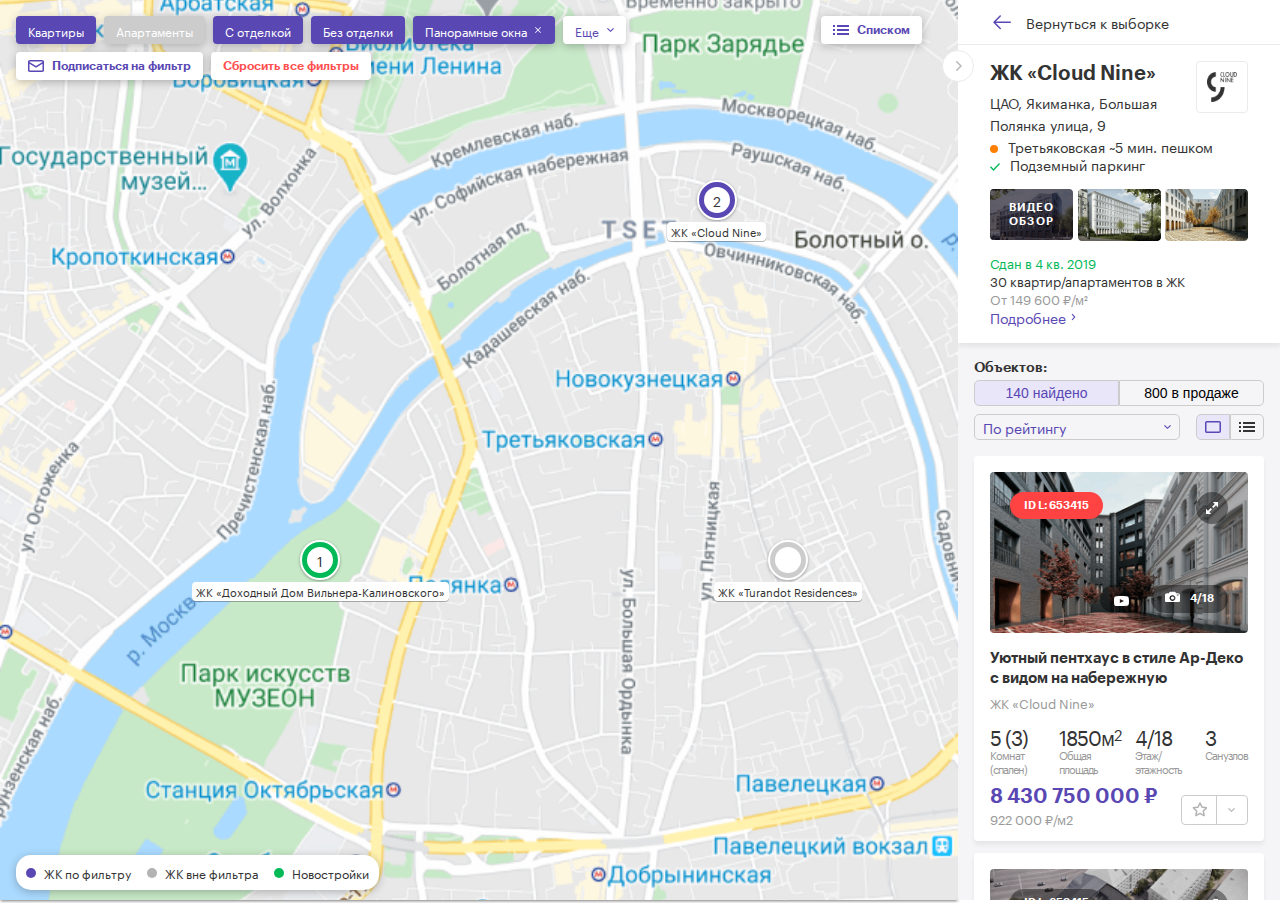
<file: index.html>
<!DOCTYPE html>
<html lang="ru">

<head>
  <meta charset="UTF-8" />
  <meta name="viewport" content="width=device-width, initial-scale=1.0" />
  <link rel="stylesheet" href="https://cdnjs.cloudflare.com/ajax/libs/materialize/1.0.0/css/materialize.min.css" />
  <link rel="stylesheet" href="./css/main.css" />
  <link rel="stylesheet" href="./css/mobile.css">
  <title>HomeHunter</title>
</head>

<body class="page-node-2">
  <div class="filter-map">
    <div class="map-card">
      <div class="card-overlay">
        <div class="tags">
          <div class="chip color-v">Квартиры</div>
          <div class="chip color-g">Апартаменты</div>
          <div class="chip color-v">С отделкой</div>
          <div class="chip color-v">Без отделки</div>
          <div class="tags-list">
            <svg>
              <use xlink:href="./image/icons.svg#list" />
            </svg>
            <p>Списком</p>
          </div>
          <div class="chip color-v">
            Панорамные окна
            <svg>
              <use xlink:href="./image/icons.svg#close" />
            </svg>
          </div>
          <div class="chip color-w">
            Еще
            <svg class="charon-white">
              <use xlink:href="./image/icons.svg#charon" />
            </svg>
          </div>
          <div class="chip color-sub">
            <svg>
              <use xlink:href="./image/icons.svg#mail" />
            </svg>
            Подписаться на фильтр
          </div>
          <div class="chip color-r">Сбросить все фильтры</div>
        </div>
        <div class="points">
          <div class="points-item point-one">
            <div class="item-circle color-g">
              <p></p>
            </div>
            <div class="item-text">
              <p>ЖК «Turandot Residences»</p>
            </div>
          </div>
          <div class="points-item point-two">
            <div class="item-circle color-v">
              <p>2</p>
            </div>
            <div class="item-text">
              <p>ЖК «Cloud Nine»</p>
            </div>
          </div>
          <div class="points-item point-three">
            <div class="item-circle color-green">
              <p>1</p>
            </div>
            <div class="item-text">
              <p>ЖК «Доходный Дом Вильнера-Калиновского»</p>
            </div>
          </div>
        </div>
        <div class="symbol">
          <p>
            <span class="color-v"></span>
            ЖК по фильтру
          </p>
          <p class="margin-16">
            <span class="color-g"></span>
            ЖК вне фильтра
          </p>
          <p>
            <span class="color-green"></span>
            Новостройки
          </p>
        </div>
      </div>
      <img src="./image/map.png" alt="Карта" class="card" />
    </div>
    <div class="map-apart">
      <a class="apart-back" href="#">
        <svg class="apart-back__icon">
          <use xlink:href="./image/icons.svg#arrowLeftPurple" />
        </svg>
        Вернуться к выборке
      </a>
      <div class="apart-mainLot">
        <div class="mainLot-desc">
          <div class="desc-logo">
            <img src="./image/logo.png" alt="logo" />
          </div>
          <h3 class="desc-title">ЖК «Cloud Nine»</h3>
          <p class="desc-street">ЦАО, Якиманка, Большая Полянка улица, 9</p>
          <div class="desc-other">
            <p>
              <span class="color-o"></span>
              Третьяковская ~5 мин. пешком
            </p>
            <p>
              <svg>
                <use xlink:href="./image/icons.svg#check" />
              </svg>
              Подземный паркинг
            </p>
          </div>
        </div>
        <div class="mainLot-images">
          <div class="images-video">
            <a href="#">
              Видео <br />
              обзор
            </a>
            <img src="./image/image(1).png" alt="img" />
          </div>
          <img src="./image/image(2).png" alt="img" />
          <img src="./image/image(3).png" alt="img" />
          <img src="./image/image(4).png" alt="img" />
          <img src="./image/image(5).png" alt="img" />
        </div>
        <div class="mainLot-other">
          <p class="color-green">Сдан в 4 кв. 2019</p>
          <p>30 квартир/апартаментов в ЖК</p>
          <p class="color-g">От 149 600 ₽/м²</p>
          <a href="#">
            Подробнее
            <svg>
              <use xlink:href="./image/icons.svg#charon" />
            </svg>
          </a>
        </div>
      </div>
      <div class="apart-otherLots">
        <div class="otherLots-filter">
          <div class="otherLots-left">
            <p>Объектов:</p>
            <div class="buttons">
              <button class="btn-filter active button-left">
                140 найдено
              </button>
              <button class="btn-filter button-right">800 в продаже</button>
            </div>
          </div>
          <div class="otherLots-right">
            <a href="#">
              По рейтингу
              <svg>
                <use xlink:href="./image/icons.svg#charon" />
              </svg>
            </a>
            <div class="buttons mini">
              <button class="btn-view active button-left blockView">
                <svg>
                  <use xlink:href="./image/icons.svg#typeBlock" />
                </svg>
              </button>
              <button class="btn-view button-right tableView">
                <svg>
                  <use xlink:href="./image/icons.svg#typeList" />
                </svg>
              </button>
            </div>
          </div>
        </div>
        <div class="other-blocks">
          <div class="blocks-item">
            <div class="item-image">
              <div class="image-overlay">
                <span class="overlay-id overlay-id__red">ID L: 653415</span>
                <div class="overlay-favorite">
                  <span>
                    <svg>
                      <use xlink:href="./image/icons.svg#full-w" />
                    </svg>
                  </span>
                </div>
                <div class="tags">
                  <div class="tag-youtube">
                    <svg>
                      <use xlink:href="./image/icons.svg#youtube" />
                    </svg>
                  </div>
                  <div class="tag-photo">
                    <svg>
                      <use xlink:href="./image/icons.svg#photo" />
                    </svg>
                    4/18
                  </div>
                </div>
              </div>
              <img src="./image/image(6).png" alt="img" />
            </div>
            <div class="item-text">
              <h3 class="text-title">
                Уютный пентхаус в стиле Ар-Деко с видом на набережную
              </h3>
              <a class="text-title__mobile">
                <p class="area-item">
                  5 (3)
                  <span>-комн</span>
                </p>
                <p class="area-item">
                  1850м<sup>2</sup>
                </p>
                <p class="area-item">
                  4/18
                  <span>эт</span>
                </p>
                <p class="area-item last-item">
                  3
                  <span>с/у</span>
                </p>
              </a>
              <p class="text-jk">ЖК «Cloud Nine»</p>
              <div class="text-area">
                <p class="area-item">
                  5 (3)
                  <span>Комнат (спален)</span>
                </p>
                <p class="area-item">
                  1850м<sup>2</sup>
                  <span>Общая площадь</span>
                </p>
                <p class="area-item">
                  4/18
                  <span>Этаж/ этажность</span>
                </p>
                <p class="area-item last-item">
                  3
                  <span>Санузлов</span>
                </p>
              </div>
              <p class="text-price">8 430 750 000 ₽</p>
              <p class="text-price__squares">922 000 ₽/м2</p>
              <div class="text-favorite">
                <svg class="text-favorite__star">
                  <use xlink:href="./image/icons.svg#starGrey" />
                </svg>
                <svg class="text-favorite__charrov">
                  <use xlink:href="./image/icons.svg#charonBottomGrey" />
                </svg>
              </div>
            </div>
          </div>
          <div class="blocks-item">
            <div class="item-image">
              <div class="image-overlay">
                <span class="overlay-id">ID L: 653415</span>
                <div class="overlay-favorite">
                  <span>
                    <svg>
                      <use xlink:href="./image/icons.svg#full-w" />
                    </svg>
                  </span>
                </div>
                <div class="tags">
                  <div class="tag-youtube">
                    <svg>
                      <use xlink:href="./image/icons.svg#youtube" />
                    </svg>
                  </div>
                  <div class="tag-photo">
                    <svg>
                      <use xlink:href="./image/icons.svg#photo" />
                    </svg>
                    4/18
                  </div>
                </div>
              </div>
              <img src="./image/image(7).png" alt="img" />
            </div>
            <div class="item-text">
              <a class="text-title__mobile">
                <p class="area-item">
                  5 (3)
                  <span>-комн</span>
                </p>
                <p class="area-item">
                  1850м<sup>2</sup>
                </p>
                <p class="area-item">
                  4/18
                  <span>эт</span>
                </p>
                <p class="area-item last-item">
                  3
                  <span>с/у</span>
                </p>
              </a>
              <h3 class="text-title">
                Апартаменты с террасой и видом на площадь
              </h3>
              <p class="text-jk">ЖК «Cloud Nine»</p>
              <div class="text-area">
                <p class="area-item">
                  4 (2)
                  <span>Комнат (спален)</span>
                </p>
                <p class="area-item">
                  389 м<sup>2</sup>
                  <span>Общая площадь</span>
                </p>
                <p class="area-item">
                  5/9
                  <span>Этаж/ этажность</span>
                </p>
                <p class="area-item last-item">
                  2
                  <span>Санузлов</span>
                </p>
              </div>
              <p class="text-price">80 660 750 ₽</p>
              <p class="text-price__squares">922 000 ₽/м2</p>
              <div class="text-favorite">
                <svg class="text-favorite__star">
                  <use xlink:href="./image/icons.svg#starGrey" />
                </svg>
                <svg class="text-favorite__charrov">
                  <use xlink:href="./image/icons.svg#charonBottomGrey" />
                </svg>
              </div>
            </div>
          </div>
        </div>
      </div>
      <div class="apart-toggle">
        <svg class="apart-toggle__icon">
          <use xlink:href="./image/icons.svg#charonRightGrey"></use>
        </svg>
      </div>
    </div>
  </div>
  <script src="https://cdnjs.cloudflare.com/ajax/libs/materialize/1.0.0/js/materialize.min.js"></script>
  <script src="https://ajax.googleapis.com/ajax/libs/jquery/3.5.1/jquery.min.js"></script>
  <script>
    $(".currency-btn").click(function () {
      $(".currency-btn").removeClass("active");
      $(this).addClass("active");
    });
    $(".btn-filter").click(function () {
      $(".btn-filter").removeClass("active");
      $(this).addClass("active");
    });
    $(".btn-view").click(function () {
      $(".btn-view").removeClass("active");
      $(this).addClass("active");
    });
    $(".apart-toggle").on("click tap", function () {
      if (!$(".map-apart").hasClass("map-apart__hide")) {
        $(".map-apart").addClass("map-apart__hide");
        $(".apart-toggle").addClass("active");
        $(".tags-list").css("margin-right", "32px");
        $('.map-card').append($('.apart-toggle'))
        $('.map-card').css('z-index', "2")
        $('.map-apart').css('z-index', "1")
      } else {
        $(".map-apart").removeClass("map-apart__hide");
        $(".tags-list").css("margin-right", "4px");
        $(".apart-toggle").removeClass("active");
        $('.map-apart').append($('.apart-toggle'))
        $('.map-card').css('z-index', "1")
        $('.map-apart').css('z-index', "2")
      }
    });
    $(document).ready(function () {
      if ($(window).width() <= 1023) {
        var filter = $('<div class="mobile-filter" />')
          .append('<span class="mobile-filter__icon" />')
          .append('<p class="mobile-filter__text">Фильтр</p>')
          .append('<span class="mobile-filter__amount">15</span>')
        $('.card-overlay .tags').append(filter)
      } else {
        $('.mobile-filter').remove()
      }
    });
    $(window).resize(function () {
      if ($(window).width() <= 1023) {
        if ($('.mobile-filter').length == 0) {
          var filter = $('<div class="mobile-filter" />')
            .append('<span class="mobile-filter__icon" />')
            .append('<p class="mobile-filter__text">Фильтр</p>')
            .append('<span class="mobile-filter__amount">15</span>')
          $('.card-overlay .tags').append(filter)
        }
      } else {
        $('.mobile-filter').remove()
      }
    });
    $('.tableView').on('click', function () {
      $('.other-blocks').children(".blocks-item").addClass('blocks-item__table');
      var plan = $('<div class="plan" />')
        .append($('<span class="plan-icon" />'))
      $('.image-overlay .tags').append(plan)
    })
    $('.blockView').on('click', function () {
      $('.other-blocks').children(".blocks-item").removeClass('blocks-item__table');
    })
  </script>
</body>

</html>
</file>
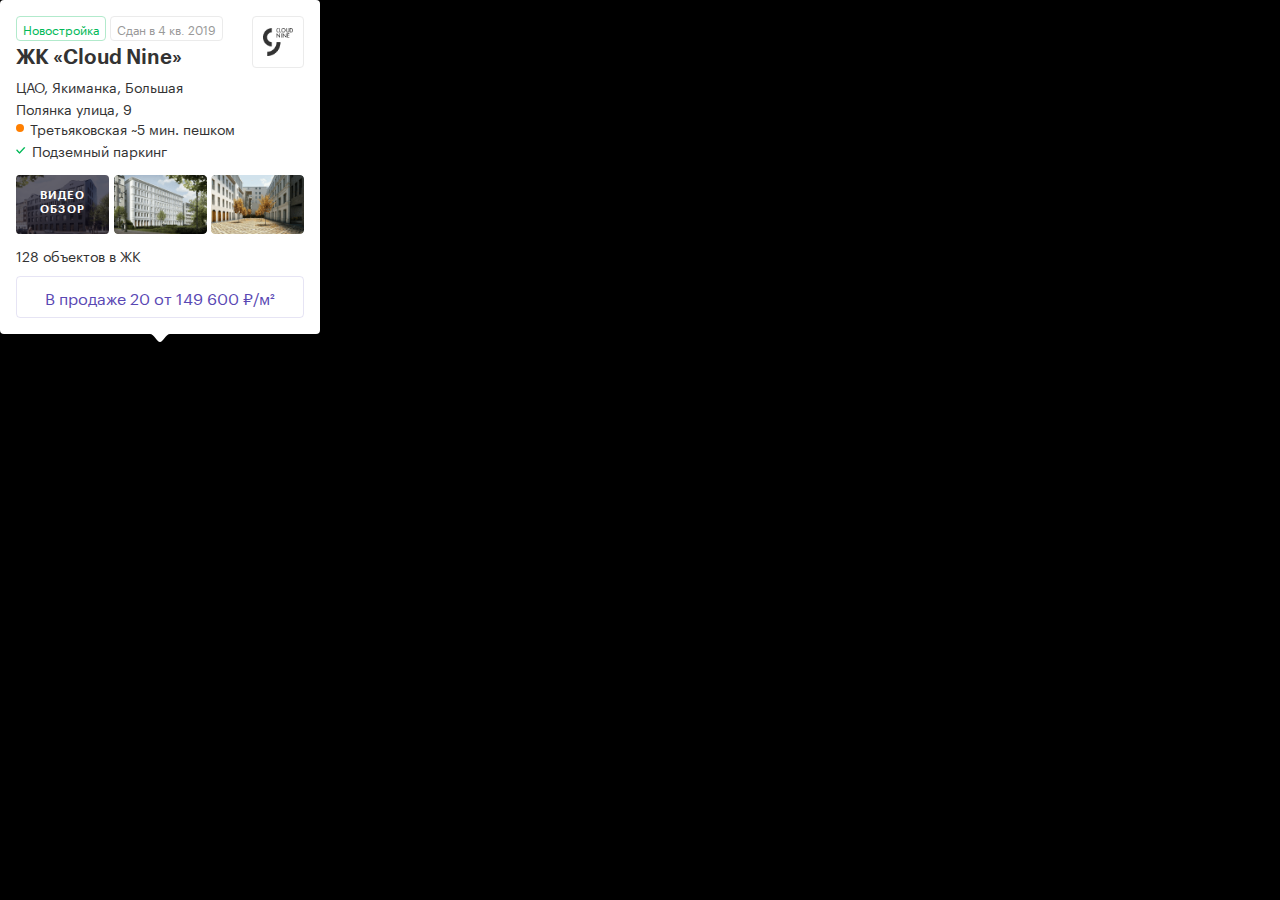
<file: panorama-card.html>
<html lang="en">

<head>
    <meta charset="UTF-8">
    <meta http-equiv="X-UA-Compatible" content="IE=edge">
    <meta name="viewport" content="width=device-width, initial-scale=1.0">
    <title>Document</title>
    <link rel="stylesheet" href="https://cdnjs.cloudflare.com/ajax/libs/materialize/1.0.0/css/materialize.min.css" />
    <link rel="stylesheet" href="./css/panorama.css">
</head>

<body>
    <div class="panoramaCard">
        <div class="panoramaCard-about">
            <div class="panoramaCard-info">
                <div class="panoramaCard-tags">
                    <span class="panoramaCard-tag panoramaCard-tag__green">
                        Новостройка
                    </span>
                    <span class="panoramaCard-tag">
                        Сдан в 4 кв. 2019
                    </span>
                </div>
                <p class="panoramaCard-title">ЖК «Cloud Nine»</p>
                <p class="panoramaCard-street">ЦАО, Якиманка, Большая Полянка улица, 9</p>
                <p class="panoramaCard-metro">Третьяковская ~5 мин. пешком</p>
                <p class="panoramaCard-parking">Подземный паркинг</p>
            </div>
            <div class="panoramaCard-logo">
                <img src="./image/logo.png" alt="logo" />
            </div>
        </div>
        <div class="panoramaCard-images">
            <div class="panoramaCard-video">
                <a href="#">
                    Видео
                    обзор
                </a>
                <img class="panoramaCard-image" src="./image/image(1).png" alt="img" />
            </div>
            <img class="panoramaCard-image" src="./image/image(2).png" alt="img" />
            <img class="panoramaCard-image" src="./image/image(3).png" alt="img" />
        </div>
        <p class="panoramaCard-amount">128 объектов в ЖК</p>
        <a href="#" class="panoramaCard-link">В продаже 20 от 149 600 ₽/м²</a>
    </div>
</body>

</html>
</file>
<file: css/main.css>
@import url("../css/font.css");
*:not(ymaps) {
  -webkit-box-sizing: border-box !important;
  box-sizing: border-box !important;
}

html,
body {
  height: 100%;
}

html {
  position: relative;
}

body {
  font: 14px/20px 'Graphik', sans-serif;
  background: #fff;
  margin: 0;
  padding: 0;
  color: #333;
  min-width: 1190px;
  position: relative;
}

body.toolbar-tray-open {
  padding: 85px 0 0 !important;
}

body.actives-search {
  overflow: hidden;
}

body.actives-search:before {
  content: '';
  width: 100%;
  height: 100%;
  position: absolute;
  left: 0;
  top: 0;
  background: rgba(0, 0, 0, 0.6);
  z-index: 3;
}

ul,
ol,
p,
ul li,
ul.inline li {
  list-style: none;
  padding: 0;
  margin: 0;
}

textarea {
  border: 1px solid #ddd;
  padding: 10px;
  -webkit-box-shadow: none;
          box-shadow: none;
  min-height: 120px;
  width: 100%;
  max-width: 100%;
  min-width: 100%;
  max-height: 220px;
  border-radius: 5px;
  outline: none;
}

input.form-text[type='text'],
input.form-url[type='url'] {
  border: 1px solid #ddd !important;
  height: 42px !important;
  line-height: 40px;
  -webkit-box-shadow: none !important;
          box-shadow: none !important;
  border-radius: 5px !important;
  padding: 0 10px !important;
  margin: 0;
}

input.form[type='text'],
input.form[type='email'],
input.form-url[type='url'] {
  border: none !important;
  background: #fff;
  margin: 0;
  padding: 0 15px;
  -webkit-box-shadow: none;
          box-shadow: none;
  height: 40px;
  line-height: 40px;
  font-size: 14px;
  border-radius: 4px;
}

a {
  outline: none;
  color: #5947b3;
}

sup {
  top: -5px;
}

.hide-light {
  display: none;
}

.box {
  width: 72px;
  margin-right: 32px;
  float: left;
  display: block;
}

.box-2 {
  width: 176px;
}

.box-3 {
  width: 280px;
}

.box-4 {
  width: 384px;
}

.box-5 {
  width: 488px;
}

.box-6 {
  width: 592px;
}

.box-7 {
  width: 696px;
}

.box-8 {
  width: 800px;
}

.box-9 {
  width: 904px;
}

.box-10 {
  width: 1008px;
}

.box-11 {
  width: 1112px;
}

.box-12 {
  width: 1216px;
}

.box:last-child,
.box.last {
  margin-right: 0;
}

.box-one {
  float: none;
  margin-right: 0;
}

a:hover,
.animt {
  -webkit-transition: background-color 0.3s linear, color 0.3s linear;
  transition: background-color 0.3s linear, color 0.3s linear;
}

.anim,
.animtt {
  -webkit-transition: 0.3s ease-in-out;
  transition: 0.3s ease-in-out;
}

a:hover {
  color: #e64661;
}

.btn {
  border-radius: 14px;
  color: #5947b3;
  height: 28px;
  font-weight: 600;
  line-height: 26px;
  text-transform: uppercase;
  background: #fff;
  border: 1px solid #5947b3;
  font-size: 11px;
  padding: 0 15px;
  letter-spacing: 0.09em;
  -webkit-box-shadow: none !important;
          box-shadow: none !important;
}

.c-page,
ymaps .termin-main-box {
  width: 1216px;
  margin: 0 auto;
  display: block;
  position: relative;
}

.page-node-2 button {
  cursor: pointer !important;
  -webkit-transition: all 0.5s;
  transition: all 0.5s;
}

.page-node-2 a:hover {
  -webkit-filter: brightness(0.9);
          filter: brightness(0.9);
  -webkit-transition: all 0.5s;
  transition: all 0.5s;
}

.page-node-2 button:hover {
  -webkit-filter: brightness(0.9);
          filter: brightness(0.9);
}

.page-node-2 button.active:hover {
  -webkit-filter: brightness(1);
          filter: brightness(1);
}

.page-node-2 .filter-map {
  display: -webkit-box;
  display: -ms-flexbox;
  display: flex;
  -webkit-box-pack: justify;
      -ms-flex-pack: justify;
          justify-content: space-between;
  width: 100%;
  height: 100%;
  position: relative;
  -webkit-box-sizing: border-box;
          box-sizing: border-box;
  z-index: 1;
}

.page-node-2 .filter-map .map-card {
  position: relative;
  width: 100%;
  height: auto;
  z-index: 1;
}

.page-node-2 .filter-map .map-card .card-overlay {
  position: absolute;
  width: 100%;
  height: 100%;
  z-index: 10;
  padding: 16px 32px 16px 16px;
}

.page-node-2 .filter-map .map-card .card-overlay svg {
  width: 8px;
  height: 6px;
  margin-left: 8px;
  cursor: pointer;
}

.page-node-2 .filter-map .map-card .card-overlay .tags {
  margin: 0 -4px -8px;
}

.page-node-2 .filter-map .map-card .card-overlay .chip {
  color: #ffffff;
  font-size: 12px;
  -webkit-box-shadow: 0px 2px 8px rgba(37, 36, 41, 0.3);
          box-shadow: 0px 2px 8px rgba(37, 36, 41, 0.3);
  border-radius: 4px;
  padding: 0 12px;
  margin: 0 4px 8px;
  height: 28px;
  line-height: 15px;
  display: -webkit-inline-box;
  display: -ms-inline-flexbox;
  display: inline-flex;
  -webkit-box-align: center;
      -ms-flex-align: center;
          align-items: center;
  float: left;
}

.page-node-2 .filter-map .map-card .card-overlay .color-v {
  background: #5947b3;
}

.page-node-2 .filter-map .map-card .card-overlay .color-g {
  background: #cccccc;
}

.page-node-2 .filter-map .map-card .card-overlay .color-w {
  background: #fff;
  color: #5947b3;
}

.page-node-2 .filter-map .map-card .card-overlay .color-green {
  background: #01b957;
}

.page-node-2 .filter-map .map-card .card-overlay .color-r {
  background: #fff;
  color: #ff5050;
  font-weight: bold;
}

.page-node-2 .filter-map .map-card .card-overlay .color-sub {
  background: #ffffff;
  color: #5947b3;
  font-weight: bold;
}

.page-node-2 .filter-map .map-card .card-overlay .color-sub svg {
  margin-right: 8px;
  margin-left: 0;
  width: 16px;
  height: 12px;
}

.page-node-2 .filter-map .map-card .card-overlay .color-lp {
  background: #e9e6fa;
  color: #5947b3;
  font-weight: bold;
  cursor: pointer;
}

.page-node-2 .filter-map .map-card .card-overlay .charon-white {
  width: 7px;
  height: 4px;
}

.page-node-2 .filter-map .map-card .card-overlay .tags-list {
  float: right;
  background: #ffffff;
  -webkit-box-shadow: 0px 2px 8px rgba(37, 36, 41, 0.3);
          box-shadow: 0px 2px 8px rgba(37, 36, 41, 0.3);
  border-radius: 4px;
  display: -webkit-inline-box;
  display: -ms-inline-flexbox;
  display: inline-flex;
  -webkit-box-align: center;
      -ms-flex-align: center;
          align-items: center;
  line-height: 15px;
  padding: 0 12px;
  height: 28px;
  margin: 0 8px 8px;
}

.page-node-2 .filter-map .map-card .card-overlay .tags-list svg {
  width: 16px;
  height: 10px;
  margin-right: 8px;
  margin-left: 0;
}

.page-node-2 .filter-map .map-card .card-overlay .tags-list p {
  font-size: 12px;
  font-weight: 600;
  color: #5947b3;
}

.page-node-2 .filter-map .map-card .card-overlay .symbol {
  background: #ffffff;
  -webkit-box-shadow: 0px 2px 8px rgba(37, 36, 41, 0.3);
          box-shadow: 0px 2px 8px rgba(37, 36, 41, 0.3);
  border-radius: 15px;
  padding: 10px 10px;
  display: -webkit-inline-box;
  display: -ms-inline-flexbox;
  display: inline-flex;
  -webkit-box-align: center;
      -ms-flex-align: center;
          align-items: center;
  position: absolute;
  bottom: 10px;
}

.page-node-2 .filter-map .map-card .card-overlay .symbol p {
  display: -webkit-box;
  display: -ms-flexbox;
  display: flex;
  -webkit-box-align: center;
      -ms-flex-align: center;
          align-items: center;
  font-size: 12px;
  line-height: 15px;
  color: #333333;
}

.page-node-2 .filter-map .map-card .card-overlay .symbol p span {
  display: block;
  width: 10px;
  height: 10px;
  border-radius: 50%;
  margin-right: 8px;
}

.page-node-2 .filter-map .map-card .card-overlay .symbol .color-g {
  background: #b3b3b3;
}

.page-node-2 .filter-map .map-card .card-overlay .symbol .margin-16 {
  margin-left: 16px;
  margin-right: 16px;
}

.page-node-2 .filter-map .map-card .card-overlay .points-item {
  display: -webkit-inline-box;
  display: -ms-inline-flexbox;
  display: inline-flex;
  -webkit-box-align: center;
      -ms-flex-align: center;
          align-items: center;
  -webkit-box-orient: vertical;
  -webkit-box-direction: normal;
      -ms-flex-direction: column;
          flex-direction: column;
  position: absolute;
}

.page-node-2 .filter-map .map-card .card-overlay .points-item .item-circle {
  border: 2px solid #ffffff;
  border-radius: 50%;
  -webkit-box-shadow: 0px 1px 3px rgba(37, 36, 41, 0.4);
          box-shadow: 0px 1px 3px rgba(37, 36, 41, 0.4);
  height: 40px;
  width: 40px;
  display: -webkit-box;
  display: -ms-flexbox;
  display: flex;
  -webkit-box-align: center;
      -ms-flex-align: center;
          align-items: center;
  -webkit-box-pack: center;
      -ms-flex-pack: center;
          justify-content: center;
}

.page-node-2 .filter-map .map-card .card-overlay .points-item .item-circle p {
  height: 26px;
  width: 26px;
  background: #ffffff;
  border-radius: 50%;
  display: -webkit-box;
  display: -ms-flexbox;
  display: flex;
  -webkit-box-align: center;
      -ms-flex-align: center;
          align-items: center;
  -webkit-box-pack: center;
      -ms-flex-pack: center;
          justify-content: center;
}

.page-node-2 .filter-map .map-card .card-overlay .points-item .item-text {
  background: #ffffff;
  -webkit-box-shadow: 0px 1px 0px rgba(37, 36, 41, 0.35);
          box-shadow: 0px 1px 0px rgba(37, 36, 41, 0.35);
  border-radius: 4px;
  padding: 4px;
  margin-top: 2px;
}

.page-node-2 .filter-map .map-card .card-overlay .points-item .item-text p {
  font-size: 11px;
  line-height: 11px;
  text-align: center;
  color: #333333;
}

.page-node-2 .filter-map .map-card .card-overlay .point-one {
  top: 60%;
  right: 10%;
}

.page-node-2 .filter-map .map-card .card-overlay .point-two {
  top: 20%;
  right: 20%;
}

.page-node-2 .filter-map .map-card .card-overlay .point-three {
  top: 60%;
  left: 20%;
}

.page-node-2 .filter-map .map-card .card {
  width: 100%;
  margin: 0;
  height: 100%;
}

.page-node-2 .filter-map .map-card img {
  width: 100%;
  height: 100%;
  -o-object-fit: cover;
     object-fit: cover;
  position: relative;
}

.page-node-2 .filter-map .map-apart {
  overflow-y: auto;
  width: 100%;
  max-height: 100%;
  background-color: #f5f5f7;
  position: relative;
  -webkit-transition: all 0.5s;
  transition: all 0.5s;
  z-index: 2;
}

.page-node-2 .filter-map .map-apart .apart-back {
  display: -webkit-box;
  display: -ms-flexbox;
  display: flex;
  -webkit-box-align: center;
      -ms-flex-align: center;
          align-items: center;
  background: #ffffff;
  border-bottom: 1px solid #ebebeb;
  padding: 10px 32px;
  font-size: 14px;
  line-height: 16px;
  color: #333333;
}

.page-node-2 .filter-map .map-apart .apart-back__icon {
  width: 24px;
  height: 24px;
  margin-right: 12px;
}

.page-node-2 .filter-map .map-apart .apart-back:hover {
  -webkit-filter: brightness(1);
          filter: brightness(1);
}

.page-node-2 .filter-map .map-apart .apart-mainLot {
  padding: 16px 32px;
  background: #ffffff;
  -webkit-box-shadow: 0px 4px 4px rgba(37, 36, 41, 0.07);
          box-shadow: 0px 4px 4px rgba(37, 36, 41, 0.07);
  position: relative;
  z-index: 5;
}

.page-node-2 .filter-map .map-apart .apart-mainLot .mainLot-desc {
  margin-bottom: 16px;
}

.page-node-2 .filter-map .map-apart .apart-mainLot .mainLot-desc .desc-title {
  font-size: 20px;
  line-height: 26px;
  color: #333333;
  font-weight: bold;
  margin: 0 0 4px 0;
}

.page-node-2 .filter-map .map-apart .apart-mainLot .mainLot-desc .desc-street {
  font-size: 14px;
  line-height: 22px;
  color: #333333;
  margin-bottom: 2px;
}

.page-node-2 .filter-map .map-apart .apart-mainLot .mainLot-desc .desc-other {
  display: -webkit-box;
  display: -ms-flexbox;
  display: flex;
  -webkit-box-align: center;
      -ms-flex-align: center;
          align-items: center;
  font-size: 14px;
  line-height: 18px;
  color: #333333;
}

.page-node-2 .filter-map .map-apart .apart-mainLot .mainLot-desc .desc-other .color-o {
  background: #ff7f00;
  display: inline-block;
  height: 8px;
  width: 8px;
  margin-right: 6px;
  border-radius: 50%;
}

.page-node-2 .filter-map .map-apart .apart-mainLot .mainLot-desc .desc-other svg {
  width: 10px;
  height: 8px;
  margin-left: 16px;
  margin-right: 6px;
}

.page-node-2 .filter-map .map-apart .apart-mainLot .mainLot-desc .desc-logo {
  float: right;
  background: #ffffff;
  border: 1px solid #ebebeb;
  border-radius: 4px;
  width: 72px;
  height: 72px;
  padding: 15px;
}

.page-node-2 .filter-map .map-apart .apart-mainLot .mainLot-images {
  display: -webkit-box;
  display: -ms-flexbox;
  display: flex;
  -webkit-box-align: center;
      -ms-flex-align: center;
          align-items: center;
  -webkit-box-pack: justify;
      -ms-flex-pack: justify;
          justify-content: space-between;
  margin-bottom: 12px;
}

.page-node-2 .filter-map .map-apart .apart-mainLot .mainLot-images .images-video {
  position: relative;
  width: 20%;
  height: auto;
  border-radius: 4px;
  cursor: pointer;
}

.page-node-2 .filter-map .map-apart .apart-mainLot .mainLot-images .images-video a {
  position: absolute;
  width: 100%;
  height: 100%;
  background: rgba(13, 10, 26, 0.65);
  font-size: 11px;
  line-height: 14px;
  font-weight: bold;
  letter-spacing: 1.1px;
  text-transform: uppercase;
  text-decoration: none;
  text-align: center;
  color: #ffffff;
  display: -webkit-box;
  display: -ms-flexbox;
  display: flex;
  -webkit-box-align: center;
      -ms-flex-align: center;
          align-items: center;
  -webkit-box-pack: center;
      -ms-flex-pack: center;
          justify-content: center;
  border-radius: 4px;
}

.page-node-2 .filter-map .map-apart .apart-mainLot .mainLot-images .images-video img {
  width: 100%;
  height: auto;
  margin: 0;
}

.page-node-2 .filter-map .map-apart .apart-mainLot .mainLot-images img {
  width: 20%;
  height: auto;
  display: block;
  border-radius: 4px;
  margin-left: 4px;
}

.page-node-2 .filter-map .map-apart .apart-mainLot .mainLot-other {
  display: -webkit-box;
  display: -ms-flexbox;
  display: flex;
  -webkit-box-align: center;
      -ms-flex-align: center;
          align-items: center;
  width: 100%;
}

.page-node-2 .filter-map .map-apart .apart-mainLot .mainLot-other p {
  font-size: 13px;
  line-height: 18px;
  color: #333333;
  margin: 0 16px;
}

.page-node-2 .filter-map .map-apart .apart-mainLot .mainLot-other .color-green {
  color: #01b957;
  margin: 0;
}

.page-node-2 .filter-map .map-apart .apart-mainLot .mainLot-other .color-g {
  color: #999999;
  margin: 0;
}

.page-node-2 .filter-map .map-apart .apart-mainLot .mainLot-other a {
  display: -webkit-box;
  display: -ms-flexbox;
  display: flex;
  -webkit-box-align: center;
      -ms-flex-align: center;
          align-items: center;
  position: absolute;
  right: 32px;
}

.page-node-2 .filter-map .map-apart .apart-mainLot .mainLot-other a svg {
  -webkit-transform: rotate(270deg);
          transform: rotate(270deg);
  width: 7px;
  height: 12px;
  margin-left: 8px;
}

.page-node-2 .filter-map .map-apart .apart-otherLots {
  padding: 16px;
}

.page-node-2 .filter-map .map-apart .apart-otherLots .otherLots-filter {
  display: -webkit-box;
  display: -ms-flexbox;
  display: flex;
  -webkit-box-align: center;
      -ms-flex-align: center;
          align-items: center;
  -webkit-box-pack: justify;
      -ms-flex-pack: justify;
          justify-content: space-between;
  margin-bottom: 16px;
}

.page-node-2 .filter-map .map-apart .apart-otherLots .otherLots-filter p {
  font-size: 14px;
  line-height: 16px;
  color: #333333;
  margin-right: 12px;
  margin-left: 16px;
}

.page-node-2 .filter-map .map-apart .apart-otherLots .otherLots-filter a {
  display: -webkit-box;
  display: -ms-flexbox;
  display: flex;
  -webkit-box-align: center;
      -ms-flex-align: center;
          align-items: center;
  margin-right: 16px;
}

.page-node-2 .filter-map .map-apart .apart-otherLots .otherLots-filter a svg {
  margin-left: 8px;
  width: 7px;
  height: 4px;
}

.page-node-2 .filter-map .map-apart .apart-otherLots .otherLots-filter .buttons {
  display: -webkit-box;
  display: -ms-flexbox;
  display: flex;
  -webkit-box-align: center;
      -ms-flex-align: center;
          align-items: center;
  -webkit-box-pack: center;
      -ms-flex-pack: center;
          justify-content: center;
}

.page-node-2 .filter-map .map-apart .apart-otherLots .otherLots-filter .buttons button {
  height: 26px;
  border: 1px solid #ccc;
  background: #f5f5f7;
  padding: 0 10px;
  display: -webkit-box;
  display: -ms-flexbox;
  display: flex;
  -webkit-box-align: center;
      -ms-flex-align: center;
          align-items: center;
  -webkit-box-pack: center;
      -ms-flex-pack: center;
          justify-content: center;
}

.page-node-2 .filter-map .map-apart .apart-otherLots .otherLots-filter .buttons button.active {
  color: #5947b3;
  background: #e9e6fa;
}

.page-node-2 .filter-map .map-apart .apart-otherLots .otherLots-filter .buttons button.button-left {
  border-bottom-left-radius: 5px;
  border-top-left-radius: 5px;
  fill: #333333;
  stroke: #333333;
}

.page-node-2 .filter-map .map-apart .apart-otherLots .otherLots-filter .buttons button.button-left svg {
  width: 16px;
  height: 12px;
}

.page-node-2 .filter-map .map-apart .apart-otherLots .otherLots-filter .buttons button.button-left.active {
  stroke: #5947b3;
}

.page-node-2 .filter-map .map-apart .apart-otherLots .otherLots-filter .buttons button.button-right {
  border-bottom-right-radius: 5px;
  border-top-right-radius: 5px;
  fill: #333333;
}

.page-node-2 .filter-map .map-apart .apart-otherLots .otherLots-filter .buttons button.button-right svg {
  width: 16px;
  height: 10px;
}

.page-node-2 .filter-map .map-apart .apart-otherLots .otherLots-filter .buttons button.button-right.active {
  fill: #5947b3;
}

.page-node-2 .filter-map .map-apart .apart-otherLots .otherLots-filter .buttons button.gps svg {
  width: 11px;
  height: 14px;
}

.page-node-2 .filter-map .map-apart .apart-otherLots .otherLots-filter .buttons.mini {
  margin-right: 16px;
}

.page-node-2 .filter-map .map-apart .apart-otherLots .otherLots-filter .buttons.mini button {
  padding: 0 8px;
}

.page-node-2 .filter-map .map-apart .apart-otherLots .other-blocks .blocks-item {
  display: -webkit-box;
  display: -ms-flexbox;
  display: flex;
  -webkit-box-align: center;
      -ms-flex-align: center;
          align-items: center;
  background: #ffffff;
  -webkit-box-shadow: 0px 4px 4px rgba(37, 36, 41, 0.07);
          box-shadow: 0px 4px 4px rgba(37, 36, 41, 0.07);
  border-radius: 4px;
  padding: 16px;
  margin-bottom: 12px;
}

.page-node-2 .filter-map .map-apart .apart-otherLots .other-blocks .blocks-item .item-image {
  -ms-flex-preferred-size: 270px;
      flex-basis: 270px;
  -ms-flex-negative: 0;
      flex-shrink: 0;
  border-radius: 4px;
  position: relative;
  max-width: 270px;
  width: 100%;
}

.page-node-2 .filter-map .map-apart .apart-otherLots .other-blocks .blocks-item .item-image .image-overlay {
  width: 100%;
  height: 100%;
  position: absolute;
  padding: 20px;
}

.page-node-2 .filter-map .map-apart .apart-otherLots .other-blocks .blocks-item .item-image .image-overlay .overlay-id {
  padding: 0 14px;
  display: inline-block;
  border-radius: 14px;
  text-transform: uppercase;
  color: #ffffff;
  font-size: 11px;
  line-height: 27px;
  font-weight: bold;
  background: rgba(0, 0, 0, 0.4);
}

.page-node-2 .filter-map .map-apart .apart-otherLots .other-blocks .blocks-item .item-image .image-overlay .overlay-id__red {
  background: #ff4242;
}

.page-node-2 .filter-map .map-apart .apart-otherLots .other-blocks .blocks-item .item-image .image-overlay .overlay-favorite {
  position: absolute;
  top: 20px;
  right: 20px;
}

.page-node-2 .filter-map .map-apart .apart-otherLots .other-blocks .blocks-item .item-image .image-overlay .overlay-favorite span {
  background: rgba(0, 0, 0, 0.4);
  cursor: pointer;
  display: -webkit-inline-box;
  display: -ms-inline-flexbox;
  display: inline-flex;
  -webkit-box-align: center;
      -ms-flex-align: center;
          align-items: center;
  -webkit-box-pack: center;
      -ms-flex-pack: center;
          justify-content: center;
  border-radius: 50%;
  width: 32px;
  height: 32px;
  margin-left: auto;
  margin-right: 0;
}

.page-node-2 .filter-map .map-apart .apart-otherLots .other-blocks .blocks-item .item-image .image-overlay .overlay-favorite span svg {
  width: 12px;
  height: 12px;
}

.page-node-2 .filter-map .map-apart .apart-otherLots .other-blocks .blocks-item .item-image .image-overlay .tags {
  display: -webkit-inline-box;
  display: -ms-inline-flexbox;
  display: inline-flex;
  -webkit-box-align: center;
      -ms-flex-align: center;
          align-items: center;
  position: absolute;
  bottom: 20px;
  right: 20px;
}

.page-node-2 .filter-map .map-apart .apart-otherLots .other-blocks .blocks-item .item-image .image-overlay .tags .tag-youtube {
  background: rgba(0, 0, 0, 0.4);
  border-radius: 14px;
  padding: 0 14px;
  line-height: 28px;
  text-align: center;
}

.page-node-2 .filter-map .map-apart .apart-otherLots .other-blocks .blocks-item .item-image .image-overlay .tags .tag-youtube svg {
  width: 15px;
  height: 10px;
  cursor: pointer;
}

.page-node-2 .filter-map .map-apart .apart-otherLots .other-blocks .blocks-item .item-image .image-overlay .tags .tag-photo {
  margin-left: 8px;
  background: rgba(0, 0, 0, 0.4);
  border-radius: 14px;
  padding: 0 14px;
  line-height: 28px;
  font-size: 11px;
  text-transform: uppercase;
  color: #ffffff;
  font-weight: bold;
}

.page-node-2 .filter-map .map-apart .apart-otherLots .other-blocks .blocks-item .item-image .image-overlay .tags .tag-photo svg {
  margin-right: 8px;
  width: 15px;
  height: 11px;
}

.page-node-2 .filter-map .map-apart .apart-otherLots .other-blocks .blocks-item .item-image img {
  width: 100%;
  height: auto;
  border-radius: 4px;
  display: block;
}

.page-node-2 .filter-map .map-apart .apart-otherLots .other-blocks .blocks-item .item-text {
  width: 100%;
  margin-left: 16px;
  position: relative;
}

.page-node-2 .filter-map .map-apart .apart-otherLots .other-blocks .blocks-item .item-text .text-title {
  font-size: 15px;
  line-height: 20px;
  color: #333333;
  font-weight: bold;
  margin: 0;
  margin-bottom: 2px;
}

.page-node-2 .filter-map .map-apart .apart-otherLots .other-blocks .blocks-item .item-text .text-jk {
  font-size: 13px;
  line-height: 22px;
  color: #999999;
  margin-bottom: 8px;
}

.page-node-2 .filter-map .map-apart .apart-otherLots .other-blocks .blocks-item .item-text .text-area {
  display: -webkit-box;
  display: -ms-flexbox;
  display: flex;
  -webkit-box-align: start;
      -ms-flex-align: start;
          align-items: flex-start;
  -webkit-box-pack: justify;
      -ms-flex-pack: justify;
          justify-content: space-between;
  margin-bottom: 8px;
}

.page-node-2 .filter-map .map-apart .apart-otherLots .other-blocks .blocks-item .item-text .text-area .area-item {
  margin-right: 25px;
  font-size: 20px;
  line-height: 20px;
  color: #333333;
}

.page-node-2 .filter-map .map-apart .apart-otherLots .other-blocks .blocks-item .item-text .text-area .area-item span {
  display: block;
  font-size: 11px;
  line-height: 14px;
  color: #999999;
}

.page-node-2 .filter-map .map-apart .apart-otherLots .other-blocks .blocks-item .item-text .text-area .last-item {
  margin-right: 0;
}

.page-node-2 .filter-map .map-apart .apart-otherLots .other-blocks .blocks-item .item-text .text-price {
  font-size: 20px;
  line-height: 20px;
  color: #5947b3;
  font-weight: bold;
}

.page-node-2 .filter-map .map-apart .apart-otherLots .other-blocks .blocks-item .item-text .text-price__squares {
  font-size: 13px;
  line-height: 13px;
  color: #999999;
  margin-top: 5px;
}

.page-node-2 .filter-map .map-apart .apart-otherLots .other-blocks .blocks-item .item-text .text-favorite {
  border: 1px solid #cccccc;
  border-radius: 4px;
  display: -webkit-box;
  display: -ms-flexbox;
  display: flex;
  -webkit-box-align: center;
      -ms-flex-align: center;
          align-items: center;
  position: absolute;
  right: 0;
  bottom: 0;
  padding: 0 10px;
}

.page-node-2 .filter-map .map-apart .apart-otherLots .other-blocks .blocks-item .item-text .text-favorite__star {
  width: 25px;
  height: 28px;
  padding-right: 9px;
  padding-top: 6px;
  padding-bottom: 6px;
  border-right: 1px solid #cccccc;
}

.page-node-2 .filter-map .map-apart .apart-otherLots .other-blocks .blocks-item .item-text .text-favorite__charrov {
  width: 11px;
  height: 4px;
  margin-left: 9px;
  margin-top: 6px;
  margin-bottom: 6px;
}

.page-node-2 .filter-map .map-apart .apart-otherLots .other-blocks .blocks-item .item-text .text-title__mobile {
  display: none;
}

.page-node-2 .filter-map .map-apart .apart-otherLots .other-blocks .blocks-item.blocks-item__table {
  -webkit-box-align: stretch;
      -ms-flex-align: stretch;
          align-items: stretch;
  margin-bottom: 0;
  border-bottom: 1px solid #ebebeb;
  border-radius: 0;
}

.page-node-2 .filter-map .map-apart .apart-otherLots .other-blocks .blocks-item.blocks-item__table:first-of-type {
  border-radius: 4px 4px 0 0;
}

.page-node-2 .filter-map .map-apart .apart-otherLots .other-blocks .blocks-item.blocks-item__table:last-of-type {
  border-radius: 0 0 4px 4px;
}

.page-node-2 .filter-map .map-apart .apart-otherLots .other-blocks .blocks-item.blocks-item__table .item-image {
  max-width: 120px;
}

.page-node-2 .filter-map .map-apart .apart-otherLots .other-blocks .blocks-item.blocks-item__table .item-image .image-overlay {
  padding: 0;
}

.page-node-2 .filter-map .map-apart .apart-otherLots .other-blocks .blocks-item.blocks-item__table .item-image .image-overlay .overlay-id {
  position: absolute;
  border-radius: 4px 0 4px 0;
  line-height: 16px;
  padding: 0 4px;
  top: 0px;
  background: #ffffff;
  border: 1px solid #ebebeb;
  color: #333333;
}

.page-node-2 .filter-map .map-apart .apart-otherLots .other-blocks .blocks-item.blocks-item__table .item-image .image-overlay .overlay-id__red {
  color: #fff;
  border: 0px solid #ebebeb;
  background: #ff4242;
}

.page-node-2 .filter-map .map-apart .apart-otherLots .other-blocks .blocks-item.blocks-item__table .item-image .image-overlay .overlay-favorite {
  display: none;
}

.page-node-2 .filter-map .map-apart .apart-otherLots .other-blocks .blocks-item.blocks-item__table .item-image .image-overlay .tags {
  bottom: 0;
  right: 0;
}

.page-node-2 .filter-map .map-apart .apart-otherLots .other-blocks .blocks-item.blocks-item__table .item-image .image-overlay .tags div {
  display: none;
}

.page-node-2 .filter-map .map-apart .apart-otherLots .other-blocks .blocks-item.blocks-item__table .item-image .image-overlay .tags .plan {
  position: absolute;
  right: 0;
  bottom: 0;
  display: block;
  background: #5947b3;
  border-radius: 4px 0px 4px 0px;
  padding: 6px;
}

.page-node-2 .filter-map .map-apart .apart-otherLots .other-blocks .blocks-item.blocks-item__table .item-image .image-overlay .tags .plan-icon {
  background: url("./../image/planning.svg") center/cover no-repeat;
  display: block;
  width: 14px;
  height: 14px;
}

.page-node-2 .filter-map .map-apart .apart-otherLots .other-blocks .blocks-item.blocks-item__table .item-text .text-title {
  display: none;
}

.page-node-2 .filter-map .map-apart .apart-otherLots .other-blocks .blocks-item.blocks-item__table .item-text .text-title__mobile {
  display: -webkit-box;
  display: -ms-flexbox;
  display: flex;
}

.page-node-2 .filter-map .map-apart .apart-otherLots .other-blocks .blocks-item.blocks-item__table .item-text .text-title__mobile .area-item {
  margin: 0;
  font-size: 18px;
  line-height: 20px;
  color: #5947b3;
  margin-right: 5px;
}

.page-node-2 .filter-map .map-apart .apart-otherLots .other-blocks .blocks-item.blocks-item__table .item-text .text-title__mobile .area-item span {
  display: inline;
  font-size: 18px;
  line-height: 20px;
  color: #5947b3;
}

.page-node-2 .filter-map .map-apart .apart-otherLots .other-blocks .blocks-item.blocks-item__table .item-text .text-title__mobile .area-item span::after {
  content: ',';
}

.page-node-2 .filter-map .map-apart .apart-otherLots .other-blocks .blocks-item.blocks-item__table .item-text .text-title__mobile .area-item:last-of-type {
  margin-right: 0;
}

.page-node-2 .filter-map .map-apart .apart-otherLots .other-blocks .blocks-item.blocks-item__table .item-text .text-title__mobile .area-item:last-of-type span::after {
  content: '';
}

.page-node-2 .filter-map .map-apart .apart-otherLots .other-blocks .blocks-item.blocks-item__table .item-text .text-area {
  display: none;
}

.page-node-2 .filter-map .map-apart .apart-otherLots .other-blocks .blocks-item.blocks-item__table .item-text .text-jk {
  position: absolute;
  top: 20px;
  left: 0;
}

.page-node-2 .filter-map .map-apart .apart-otherLots .other-blocks .blocks-item.blocks-item__table .item-text .text-price {
  position: absolute;
  top: 0;
  right: 0;
}

.page-node-2 .filter-map .map-apart .apart-otherLots .other-blocks .blocks-item.blocks-item__table .item-text .text-price__squares {
  position: absolute;
  top: 20px;
  right: 0;
}

.page-node-2 .filter-map .map-apart .apart-otherLots .otherLots-left {
  display: -webkit-box;
  display: -ms-flexbox;
  display: flex;
  -webkit-box-align: center;
      -ms-flex-align: center;
          align-items: center;
}

.page-node-2 .filter-map .map-apart .apart-otherLots .otherLots-right {
  display: -webkit-box;
  display: -ms-flexbox;
  display: flex;
  -webkit-box-align: center;
      -ms-flex-align: center;
          align-items: center;
}

.page-node-2 .filter-map .map-apart__hide {
  -webkit-transform: translateX(100%);
          transform: translateX(100%);
  width: 0%;
}

.page-node-2 .filter-map .map-apart__hide .apart-back,
.page-node-2 .filter-map .map-apart__hide .apart-mainLot,
.page-node-2 .filter-map .map-apart__hide .apart-otherLots {
  display: none;
}

.page-node-2 .filter-map .map-apart__hide .tags-list {
  margin-right: 48px;
}

.page-node-2 .filter-map .apart-toggle {
  width: 32px;
  height: 32px;
  display: -webkit-box !important;
  display: -ms-flexbox !important;
  display: flex !important;
  -webkit-box-align: center;
      -ms-flex-align: center;
          align-items: center;
  -webkit-box-pack: center;
      -ms-flex-pack: center;
          justify-content: center;
  background: #ffffff;
  border: 1px solid #ebebeb;
  border-radius: 50%;
  position: fixed;
  top: 50px;
  z-index: 10;
  -webkit-transition: all 0.5s;
  transition: all 0.5s;
  cursor: pointer;
  margin: 0 0 0 -16px;
}

.page-node-2 .filter-map .apart-toggle__icon {
  width: 16px;
  height: 16px;
  -webkit-transition: all 0.5s;
  transition: all 0.5s;
  margin: 0;
}

.page-node-2 .filter-map .apart-toggle.active {
  top: 14px;
  right: 16px;
}

.page-node-2 .filter-map .apart-toggle.active .apart-toggle__icon {
  -webkit-transform: rotate(180deg);
          transform: rotate(180deg);
}
</file>
<file: css/mobile.css>
@media screen and (max-width: 1365px) {
  body.page-node-2 {
    min-width: auto;
  }
  .page-node-2 .filter-map .map-apart {
    max-width: 322px;
    min-width: 322px;
  }
  .page-node-2 .filter-map .map-apart .apart-mainLot .mainLot-desc .desc-logo {
    width: 52px;
    height: 52px;
    padding: 10px;
  }
  .page-node-2 .filter-map .map-apart .apart-mainLot .mainLot-desc .desc-logo img {
    width: 100%;
    height: 100%;
  }
  .page-node-2 .filter-map .map-apart .apart-mainLot .mainLot-desc .desc-other {
    -webkit-box-orient: vertical;
    -webkit-box-direction: normal;
        -ms-flex-direction: column;
            flex-direction: column;
    -webkit-box-align: start;
        -ms-flex-align: start;
            align-items: flex-start;
  }
  .page-node-2 .filter-map .map-apart .apart-mainLot .mainLot-desc .desc-other svg {
    margin-left: 0;
  }
  .page-node-2 .filter-map .map-apart .apart-mainLot .mainLot-images img,
  .page-node-2 .filter-map .map-apart .apart-mainLot .mainLot-images .images-video {
    width: 100%;
    max-width: 83px;
  }
  .page-node-2 .filter-map .map-apart .apart-mainLot .mainLot-images img:nth-of-type(3) {
    display: none;
  }
  .page-node-2 .filter-map .map-apart .apart-mainLot .mainLot-images img:nth-of-type(4) {
    display: none;
  }
  .page-node-2 .filter-map .map-apart .apart-mainLot .mainLot-other {
    -webkit-box-orient: vertical;
    -webkit-box-direction: normal;
        -ms-flex-direction: column;
            flex-direction: column;
    -webkit-box-align: start;
        -ms-flex-align: start;
            align-items: flex-start;
  }
  .page-node-2 .filter-map .map-apart .apart-mainLot .mainLot-other p {
    margin: 0;
  }
  .page-node-2 .filter-map .map-apart .apart-mainLot .mainLot-other a {
    position: relative;
    right: auto;
  }
  .page-node-2 .filter-map .map-apart .apart-otherLots .otherLots-filter {
    -webkit-box-orient: vertical;
    -webkit-box-direction: normal;
        -ms-flex-direction: column;
            flex-direction: column;
    -webkit-box-align: start;
        -ms-flex-align: start;
            align-items: flex-start;
  }
  .page-node-2 .filter-map .map-apart .apart-otherLots .otherLots-left {
    -webkit-box-orient: vertical;
    -webkit-box-direction: normal;
        -ms-flex-direction: column;
            flex-direction: column;
    -webkit-box-align: start;
        -ms-flex-align: start;
            align-items: flex-start;
    width: 100%;
    margin-bottom: 8px;
  }
  .page-node-2 .filter-map .map-apart .apart-otherLots .otherLots-filter p {
    margin: 0;
    font-weight: bold;
    margin-bottom: 5px;
  }
  .page-node-2 .filter-map .map-apart .apart-otherLots .otherLots-filter .buttons {
    width: 100%;
  }
  .page-node-2 .filter-map .map-apart .apart-otherLots .otherLots-filter .buttons button {
    width: 100%;
  }
  .page-node-2 .filter-map .map-apart .apart-otherLots .otherLots-right {
    width: 100%;
  }
  .page-node-2 .filter-map .map-apart .apart-otherLots .otherLots-filter a {
    display: -webkit-box;
    display: -ms-flexbox;
    display: flex;
    width: 100%;
    border: 1px solid #CCCCCC;
    border-radius: 5px;
    line-height: 24px;
    padding: 0 8px;
    -webkit-box-pack: justify;
        -ms-flex-pack: justify;
            justify-content: space-between;
  }
  .page-node-2 .filter-map .map-apart .apart-otherLots .otherLots-filter .buttons.mini {
    width: auto;
    margin-right: 0;
  }
  .page-node-2 .filter-map .map-apart .apart-otherLots .otherLots-filter .otherLots-right .buttons button {
    width: auto;
  }
  .page-node-2 .filter-map .map-apart .apart-otherLots .other-blocks .blocks-item {
    -webkit-box-orient: vertical;
    -webkit-box-direction: normal;
        -ms-flex-direction: column;
            flex-direction: column;
  }
  .page-node-2 .filter-map .map-apart .apart-otherLots .other-blocks .blocks-item .item-image {
    max-width: 100%;
    -ms-flex-preferred-size: auto;
        flex-basis: auto;
    width: 100%;
    margin-bottom: 16px;
  }
  .page-node-2 .filter-map .map-apart .apart-otherLots .other-blocks .blocks-item .item-image img {
    width: 100%;
  }
  .page-node-2 .filter-map .map-apart .apart-otherLots .other-blocks .blocks-item .item-text {
    margin: 0;
  }
  .page-node-2 .filter-map .map-apart .apart-otherLots .other-blocks .blocks-item .item-text .text-jk {
    margin-bottom: 12px;
  }
  .page-node-2 .filter-map .map-apart .apart-otherLots .other-blocks .blocks-item .item-text .text-area {
    letter-spacing: -1px;
    margin-bottom: 12px;
  }
  .page-node-2 .filter-map .map-apart .apart-otherLots .other-blocks .blocks-item .item-text .text-area .area-item {
    margin-right: 14px;
  }
  .page-node-2 .filter-map .map-apart .apart-otherLots .other-blocks .blocks-item .item-text .text-area .last-item {
    margin-right: 0;
  }
  .page-node-2 .filter-map .map-apart .apart-otherLots .other-blocks .blocks-item .item-text .text-area .area-item span {
    margin-top: 2px;
  }
  .map-apart__hide {
    min-width: 0% !important;
  }
}

@media screen and (max-width: 1023px) {
  .page-node-2 .filter-map .map-card .card-overlay .chip {
    display: none;
  }
  .page-node-2 .filter-map .map-card .card-overlay .symbol p {
    white-space: nowrap;
  }
  .page-node-2 .mobile-filter {
    display: -webkit-inline-box;
    display: -ms-inline-flexbox;
    display: inline-flex;
    -webkit-box-align: center;
        -ms-flex-align: center;
            align-items: center;
    padding: 6px 12px;
    background: #FFFFFF;
    -webkit-box-shadow: 0px 2px 8px rgba(37, 36, 41, 0.3);
            box-shadow: 0px 2px 8px rgba(37, 36, 41, 0.3);
    border-radius: 4px;
  }
  .page-node-2 .mobile-filter__icon {
    display: block;
    width: 14px;
    height: 12px;
    background: url("./../image/filter.svg") center/cover no-repeat;
    margin-right: 8px;
  }
  .page-node-2 .mobile-filter__text {
    font-size: 12px;
    line-height: 15px;
    font-weight: bold;
    color: #5947B3;
  }
  .page-node-2 .mobile-filter__amount {
    margin-left: 8px;
    display: block;
    padding: 0 5px;
    font-size: 11px;
    line-height: 16px;
    color: #FFFFFF;
    background: #5947B3;
    border-radius: 9px;
  }
}

@media screen and (max-width: 639px) {
  .page-node-2 .filter-map .map-apart {
    min-width: 100%;
  }
  .page-node-2 .filter-map .map-apart .apart-otherLots .other-blocks .blocks-item {
    margin-right: -16px;
    margin-left: -16px;
  }
  .page-node-2 .filter-map .map-card .card-overlay .symbol {
    display: none;
  }
  .page-node-2 .filter-map .apart-toggle {
    top: auto;
    bottom: 16px;
    right: 16px;
    margin: 0;
  }
}
</file>
<file: css/panorama.css>
@import url("../css/font.css");
*:not(ymaps) {
  -webkit-box-sizing: border-box !important;
  box-sizing: border-box !important;
}

html,
body {
  height: 100%;
}

html {
  position: relative;
}

body {
  font: 14px/20px 'Graphik', sans-serif;
  background: #000;
  margin: 0;
  padding: 0;
  color: #333;
  min-width: 1190px;
  position: relative;
}

body.toolbar-tray-open {
  padding: 85px 0 0 !important;
}

body.actives-search {
  overflow: hidden;
}

body.actives-search:before {
  content: '';
  width: 100%;
  height: 100%;
  position: absolute;
  left: 0;
  top: 0;
  background: rgba(0, 0, 0, 0.6);
  z-index: 3;
}

ul,
ol,
p,
ul li,
ul.inline li {
  list-style: none;
  padding: 0;
  margin: 0;
}

textarea {
  border: 1px solid #ddd;
  padding: 10px;
  -webkit-box-shadow: none;
          box-shadow: none;
  min-height: 120px;
  width: 100%;
  max-width: 100%;
  min-width: 100%;
  max-height: 220px;
  border-radius: 5px;
  outline: none;
}

input.form-text[type='text'],
input.form-url[type='url'] {
  border: 1px solid #ddd !important;
  height: 42px !important;
  line-height: 40px;
  -webkit-box-shadow: none !important;
          box-shadow: none !important;
  border-radius: 5px !important;
  padding: 0 10px !important;
  margin: 0;
}

input.form[type='text'],
input.form[type='email'],
input.form-url[type='url'] {
  border: none !important;
  background: #fff;
  margin: 0;
  padding: 0 15px;
  -webkit-box-shadow: none;
          box-shadow: none;
  height: 40px;
  line-height: 40px;
  font-size: 14px;
  border-radius: 4px;
}

a {
  outline: none;
  color: #5947b3;
}

sup {
  top: -5px;
}

.hide-light {
  display: none;
}

.box {
  width: 72px;
  margin-right: 32px;
  float: left;
  display: block;
}

.box-2 {
  width: 176px;
}

.box-3 {
  width: 280px;
}

.box-4 {
  width: 384px;
}

.box-5 {
  width: 488px;
}

.box-6 {
  width: 592px;
}

.box-7 {
  width: 696px;
}

.box-8 {
  width: 800px;
}

.box-9 {
  width: 904px;
}

.box-10 {
  width: 1008px;
}

.box-11 {
  width: 1112px;
}

.box-12 {
  width: 1216px;
}

.box:last-child,
.box.last {
  margin-right: 0;
}

.box-one {
  float: none;
  margin-right: 0;
}

a:hover,
.animt {
  -webkit-transition: background-color 0.3s linear, color 0.3s linear;
  transition: background-color 0.3s linear, color 0.3s linear;
}

.anim,
.animtt {
  -webkit-transition: 0.3s ease-in-out;
  transition: 0.3s ease-in-out;
}

a:hover {
  color: #e64661;
}

.btn {
  border-radius: 14px;
  color: #5947b3;
  height: 28px;
  font-weight: 600;
  line-height: 26px;
  text-transform: uppercase;
  background: #fff;
  border: 1px solid #5947b3;
  font-size: 11px;
  padding: 0 15px;
  letter-spacing: 0.09em;
  -webkit-box-shadow: none !important;
          box-shadow: none !important;
}

.c-page,
ymaps .termin-main-box {
  width: 1216px;
  margin: 0 auto;
  display: block;
  position: relative;
}

.panoramaCard {
  display: -webkit-box;
  display: -ms-flexbox;
  display: flex;
  -webkit-box-orient: vertical;
  -webkit-box-direction: normal;
      -ms-flex-direction: column;
          flex-direction: column;
  width: 100%;
  max-width: 320px;
  background: #FFFFFF;
  border-radius: 4px;
  padding: 16px;
  position: relative;
}

.panoramaCard::after {
  content: '';
  position: absolute;
  bottom: -8px;
  left: 50%;
  width: 20px;
  height: 8px;
  background: url(".././image/BottomCenterTip.svg") center no-repeat;
  background-size: cover;
  -webkit-box-shadow: 0px 0px 4px rgba(0, 0, 0, 0.04), 0px 4px 32px rgba(0, 0, 0, 0.16);
          box-shadow: 0px 0px 4px rgba(0, 0, 0, 0.04), 0px 4px 32px rgba(0, 0, 0, 0.16);
  -webkit-transform: translateX(-50%);
          transform: translateX(-50%);
  z-index: -1;
}

.panoramaCard-about {
  display: -webkit-box;
  display: -ms-flexbox;
  display: flex;
  -webkit-box-pack: justify;
      -ms-flex-pack: justify;
          justify-content: space-between;
  margin-bottom: 16px;
}

.panoramaCard-tags {
  display: -webkit-box;
  display: -ms-flexbox;
  display: flex;
  -webkit-box-align: center;
      -ms-flex-align: center;
          align-items: center;
  margin-bottom: 4px;
}

.panoramaCard-tag {
  display: block;
  margin-right: 4px;
  font-size: 12px;
  line-height: 11px;
  color: #999999;
  padding: 6px;
  border: 1px solid #EBEBEB;
  border-radius: 4px;
}

.panoramaCard-tag:last-of-type {
  margin-right: 0;
}

.panoramaCard-tag__green {
  color: #01B957;
  border: 1px solid #B2EACC;
}

.panoramaCard-title {
  font-size: 20px;
  line-height: 26px;
  color: #333333;
  font-weight: bold;
  margin-bottom: 4px;
}

.panoramaCard-street {
  font-size: 14px;
  line-height: 22px;
  color: #333333;
}

.panoramaCard-metro {
  font-size: 14px;
  line-height: 18px;
  color: #333333;
  padding-left: 14px;
  position: relative;
  margin-bottom: 4px;
}

.panoramaCard-metro::before {
  content: '';
  position: absolute;
  left: 0;
  top: 50%;
  -webkit-transform: translateY(-50%);
          transform: translateY(-50%);
  border-radius: 50%;
  background: #FF7F00;
  width: 8px;
  height: 8px;
}

.panoramaCard-parking {
  font-size: 14px;
  line-height: 18px;
  color: #333333;
  padding-left: 16px;
  position: relative;
}

.panoramaCard-parking::before {
  content: '';
  position: absolute;
  left: 0;
  top: 50%;
  -webkit-transform: translateY(-50%);
          transform: translateY(-50%);
  border-radius: 50%;
  background: url("./../image/checkbox.svg") center/cover no-repeat;
  width: 10px;
  height: 8px;
}

.panoramaCard-logo {
  margin-left: 15px;
  width: 100%;
  max-width: 52px;
  height: 52px;
  padding: 10px;
  border: 1px solid #EBEBEB;
  border-radius: 4px;
}

.panoramaCard-logo img {
  width: 100%;
  height: 100%;
  -o-object-fit: contain;
     object-fit: contain;
}

.panoramaCard-images {
  display: -webkit-box;
  display: -ms-flexbox;
  display: flex;
  -webkit-box-align: center;
      -ms-flex-align: center;
          align-items: center;
  -webkit-box-pack: justify;
      -ms-flex-pack: justify;
          justify-content: space-between;
  margin-bottom: 12px;
}

.panoramaCard-video {
  width: 93px;
  height: 59px;
  position: relative;
}

.panoramaCard-video .panoramaCard-image {
  width: 100%;
  height: 100%;
}

.panoramaCard-video a {
  border-radius: 4px;
  padding: 14px;
  background: rgba(13, 10, 26, 0.65);
  position: absolute;
  top: 0;
  left: 0;
  right: 0;
  bottom: 0;
  font-size: 11px;
  line-height: 14px;
  font-weight: bold;
  text-align: center;
  letter-spacing: 1.1px;
  text-transform: uppercase;
  color: #FFFFFF;
}

.panoramaCard-image {
  border-radius: 4px;
  width: 93px;
  height: 59px;
}

.panoramaCard-amount {
  font-size: 14px;
  line-height: 18px;
  color: #333333;
  margin-bottom: 12px;
}

.panoramaCard-link {
  display: block;
  text-align: center;
  line-height: 40px;
  border: 1px solid rgba(89, 71, 179, 0.15);
  border-radius: 4px;
  font-size: 16px;
  color: #5947B3;
}
</file>
